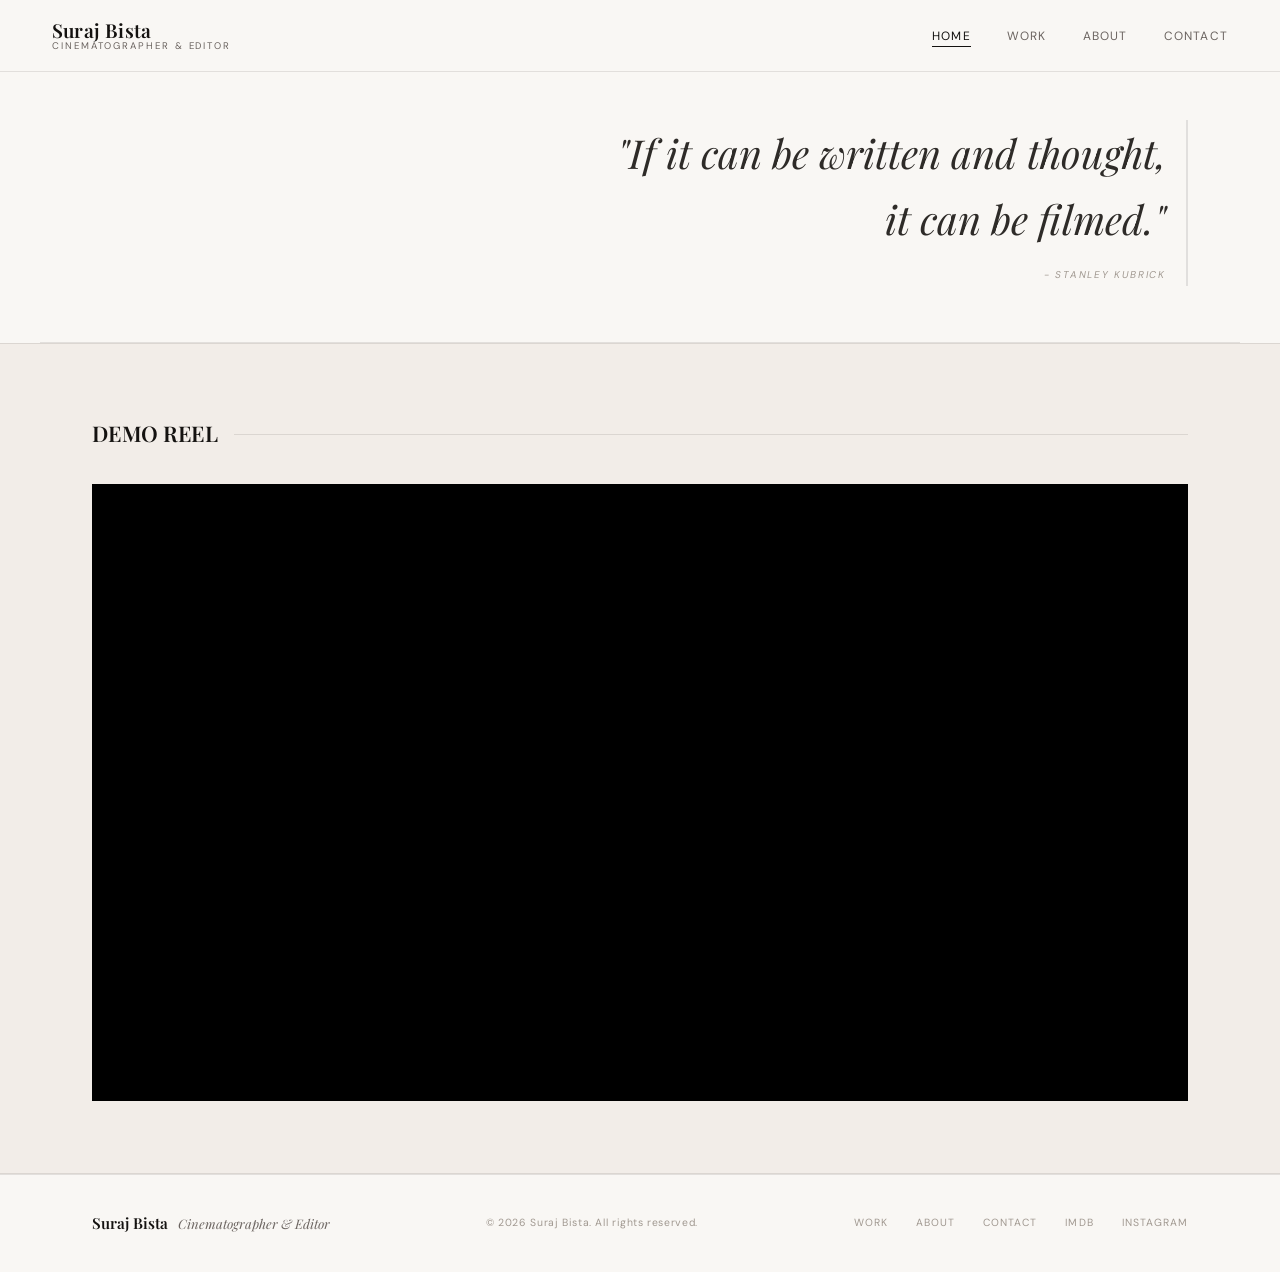
<file: index.html>
<!DOCTYPE html>
<html lang="en">
<head>
  <meta charset="UTF-8" />
  <meta name="viewport" content="width=device-width, initial-scale=1.0" />

  <!-- ═══════════════════════════════════
       PRIMARY SEO
  ════════════════════════════════════ -->
  <title>Suraj Bista - Cinematographer &amp; Editor | Denver, Colorado</title>
  <meta name="description" content="Suraj Bista is a cinematographer and editor based in Denver, Colorado. BFA Film & Television from University of Colorado Denver. Award-winning short films including Seventh Wolf, Talion, and Koselig." />
  <meta name="keywords" content="Suraj Bista, cinematographer, editor, Denver, Colorado, Kathmandu, Nepal, film, short film, Seventh Wolf, Talion, Koselig, BFA, University of Colorado, filmmaker" />
  <meta name="author" content="Suraj Bista" />
  <meta name="robots" content="index, follow, max-image-preview:large, max-snippet:-1, max-video-preview:-1" />
  <link rel="canonical" href="https://www.surajbista.com/" />

  <!-- ═══════════════════════════════════
       OPEN GRAPH (Facebook, LinkedIn, etc.)
  ════════════════════════════════════ -->
  <meta property="og:type"        content="website" />
  <meta property="og:url"         content="https://www.surajbista.com/" />
  <meta property="og:title"       content="Suraj Bista - Cinematographer &amp; Editor" />
  <meta property="og:description" content="Suraj Bista is a cinematographer and editor based in Denver, Colorado. Award-winning short films including Seventh Wolf, Talion, and Koselig." />
  <meta property="og:image"       content="https://www.surajbista.com/src/profile.jpg" />
  <meta property="og:image:width"  content="800" />
  <meta property="og:image:height" content="1000" />
  <meta property="og:image:alt"   content="Suraj Bista - Cinematographer and Editor" />
  <meta property="og:site_name"   content="Suraj Bista" />
  <meta property="og:locale"      content="en_US" />

  <!-- ═══════════════════════════════════
       TWITTER / X CARD
  ════════════════════════════════════ -->
  <meta name="twitter:card"        content="summary_large_image" />
  <meta name="twitter:title"       content="Suraj Bista - Cinematographer &amp; Editor" />
  <meta name="twitter:description" content="Cinematographer and editor based in Denver, Colorado. Award-winning short films." />
  <meta name="twitter:image"       content="https://www.surajbista.com/src/profile.jpg" />
  <meta name="twitter:image:alt"   content="Suraj Bista - Cinematographer" />

  <!-- ═══════════════════════════════════
       STRUCTURED DATA - Person + WebSite
       (Makes Google show name + photo)
  ════════════════════════════════════ -->
  <script type="application/ld+json">
  {
    "@context": "https://schema.org",
    "@graph": [
      {
        "@type": "Person",
        "@id": "https://www.surajbista.com/#person",
        "name": "Suraj Bista",
        "givenName": "Suraj",
        "familyName": "Bista",
        "jobTitle": "Cinematographer and Editor",
        "description": "Suraj Bista is a cinematographer, independent filmmaker and editor. He grew up in the valley of Kathmandu, Nepal and is currently based in Denver, Colorado. BFA in Film & Television from the University of Colorado Denver.",
        "image": {
          "@type": "ImageObject",
          "url": "https://www.surajbista.com/src/profile.jpg",
          "width": 800,
          "height": 1000,
          "caption": "Suraj Bista - Cinematographer and Editor"
        },
        "url": "https://www.surajbista.com/",
        "email": "zarushsuraj@gmail.com",
        "birthPlace": {
          "@type": "Place",
          "name": "Kathmandu, Nepal"
        },
        "homeLocation": {
          "@type": "Place",
          "name": "Denver, Colorado, USA"
        },
        "worksFor": {
          "@type": "Organization",
          "name": "Suraj Bista - Freelance Cinematographer"
        },
        "alumniOf": {
          "@type": "CollegeOrUniversity",
          "name": "University of Colorado Denver",
          "address": { "@type": "PostalAddress", "addressLocality": "Denver", "addressRegion": "CO" }
        },
        "knowsAbout": ["Cinematography", "Film Editing", "Independent Film", "Short Films", "Web Series"],
        "sameAs": [
          "https://www.imdb.com/name/nm11290434/",
          "https://www.linkedin.com/in/zarushsuraj/",
          "https://www.instagram.com/zarushsuraj/"
        ]
      },
      {
        "@type": "WebSite",
        "@id": "https://www.surajbista.com/#website",
        "url": "https://www.surajbista.com/",
        "name": "Suraj Bista",
        "description": "Official portfolio of Suraj Bista - Cinematographer and Editor based in Denver, Colorado.",
        "author": { "@id": "https://www.surajbista.com/#person" },
        "inLanguage": "en-US"
      },
      {
        "@type": "WebPage",
        "@id": "https://www.surajbista.com/#webpage",
        "url": "https://www.surajbista.com/",
        "name": "Suraj Bista - Cinematographer & Editor | Denver, Colorado",
        "description": "Official portfolio of Suraj Bista - Cinematographer and Editor based in Denver, Colorado.",
        "isPartOf": { "@id": "https://www.surajbista.com/#website" },
        "about": { "@id": "https://www.surajbista.com/#person" },
        "primaryImageOfPage": {
          "@type": "ImageObject",
          "url": "https://www.surajbista.com/src/profile.jpg"
        }
      }
    ]
  }
  </script>

  <!-- Favicon -->
  <link rel="icon"             href="favicon/favicon.ico" />
  <link rel="icon"             href="favicon/favicon-32x32.png" sizes="32x32" type="image/png" />
  <link rel="apple-touch-icon" href="favicon/apple-touch-icon.png" />

  <!-- Stylesheet -->
  <link rel="stylesheet" href="css/style.css" />
  <link rel="sitemap" type="application/xml" href="/sitemap.xml" />
</head>

<body itemscope itemtype="https://schema.org/WebPage">

  <!-- NAV -->
  <nav class="nav" id="nav" role="navigation" aria-label="Main navigation">
    <a href="index.html" class="nav-logo" aria-label="Suraj Bista - Home">
      <span class="nav-logo-name">Suraj Bista</span>
      <span class="nav-logo-role">Cinematographer &amp; Editor</span>
    </a>
    <ul class="nav-menu">
      <li><a href="index.html">Home</a></li>
      <li><a href="work.html">Work</a></li>
      <li><a href="about.html">About</a></li>
      <li><a href="contact.html">Contact</a></li>
    </ul>
    <button class="nav-burger" aria-label="Toggle menu" aria-expanded="false">
      <span></span><span></span><span></span>
    </button>
  </nav>

  <div class="nav-overlay" role="dialog" aria-modal="true" aria-label="Mobile navigation">
    <a href="index.html">Home</a>
    <a href="work.html">Work</a>
    <a href="about.html">About</a>
    <a href="contact.html">Contact</a>
  </div>
  <header class="page-header reel-inner">
    <blockquote class="hero-quote">
          <p class="hero-quote-text">
            "If it can be written and thought,<br>it can be filmed."
          </p>
          <cite class="hero-quote-author">- Stanley Kubrick</cite>
        </blockquote>
  </header>
    <!-- ═══════════════════════════════════
         DEMO REEL
    ════════════════════════════════════ -->
    <section class="reel-section" aria-label="Demo Reel">
      <div class="reel-inner">
        <div class="section-label reveal">
          <h2 class="work-title" itemprop="name">DEMO REEL</h2>
        </div>
        <div class="video-embed reveal d1">
          <iframe
            src="https://www.youtube.com/embed/SzEq2SG_fk8?rel=0&modestbranding=1&color=white"
            title="Suraj Bista - Cinematographer Demo Reel 2022"
            allow="accelerometer; autoplay; clipboard-write; encrypted-media; gyroscope; picture-in-picture; web-share"
            allowfullscreen
            loading="lazy">
          </iframe>
        </div>
      </div>
    </section>

  </main>

  <!-- FOOTER -->
  <footer role="contentinfo">
    <div class="footer">
      <div class="footer-inner">
        <div class="footer-brand">
          Suraj Bista
          <span>Cinematographer &amp; Editor</span>
        </div>
        <p class="footer-copy">© 2026 Suraj Bista. All rights reserved.</p>
        <nav class="footer-links" aria-label="Footer navigation">
          <a href="work.html">Work</a>
          <a href="about.html">About</a>
          <a href="contact.html">Contact</a>
          <a href="https://www.imdb.com/name/nm11290434/" target="_blank" rel="noopener noreferrer">IMDB</a>
          <a href="https://www.instagram.com/zarushsuraj/" target="_blank" rel="noopener noreferrer">Instagram</a>
        </nav>
      </div>
    </div>
  </footer>

  <script src="js/main.js"></script>
</body>
</html>
</file>
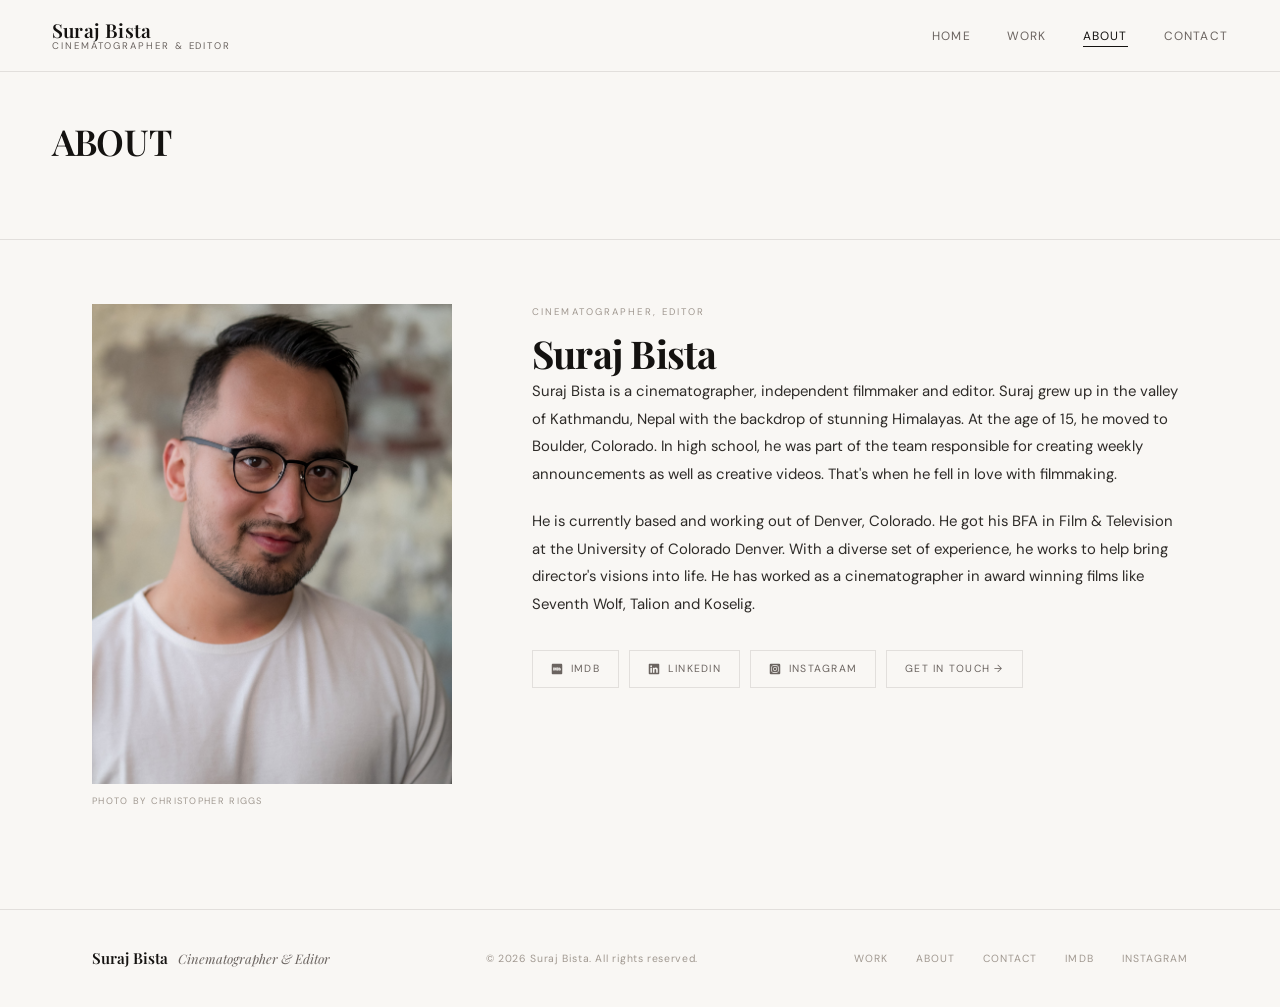
<file: about.html>
<!DOCTYPE html>
<html lang="en">
<head>
  <meta charset="UTF-8" />
  <meta name="viewport" content="width=device-width, initial-scale=1.0" />

  <title>About Suraj Bista - Cinematographer &amp; Editor | Denver, CO</title>
  <meta name="description" content="Suraj Bista is a cinematographer, independent filmmaker and editor. Grew up in Kathmandu, Nepal. BFA Film & Television from University of Colorado Denver. Award-winning films: Seventh Wolf, Talion, Koselig." />
  <meta name="keywords" content="Suraj Bista, about, cinematographer, editor, Kathmandu Nepal, Denver Colorado, University of Colorado Denver, BFA Film Television, independent filmmaker" />
  <meta name="author" content="Suraj Bista" />
  <meta name="robots" content="index, follow, max-image-preview:large" />
  <link rel="canonical" href="https://www.surajbista.com/about.html" />

  <meta property="og:type"        content="profile" />
  <meta property="og:url"         content="https://www.surajbista.com/about.html" />
  <meta property="og:title"       content="About Suraj Bista - Cinematographer &amp; Editor" />
  <meta property="og:description" content="Suraj Bista is a cinematographer, independent filmmaker and editor based in Denver, Colorado, originally from Kathmandu, Nepal." />
  <meta property="og:image"       content="https://www.surajbista.com/src/profile.jpg" />
  <meta property="og:image:width"  content="800" />
  <meta property="og:image:height" content="1000" />
  <meta property="og:image:alt"   content="Suraj Bista - Cinematographer and Editor" />
  <meta property="og:site_name"   content="Suraj Bista" />
  <meta property="profile:first_name" content="Suraj" />
  <meta property="profile:last_name"  content="Bista" />

  <meta name="twitter:card"        content="summary_large_image" />
  <meta name="twitter:title"       content="About Suraj Bista - Cinematographer &amp; Editor" />
  <meta name="twitter:description" content="Cinematographer and editor from Kathmandu, Nepal. Based in Denver, Colorado. BFA Film & Television, CU Denver." />
  <meta name="twitter:image"       content="https://www.surajbista.com/src/profile.jpg" />
  <meta name="twitter:image:alt"   content="Suraj Bista" />

  <script type="application/ld+json">
  {
    "@context": "https://schema.org",
    "@type": "ProfilePage",
    "@id": "https://www.surajbista.com/about.html",
    "url": "https://www.surajbista.com/about.html",
    "name": "About Suraj Bista - Cinematographer & Editor",
    "description": "About page of Suraj Bista, cinematographer and editor based in Denver, Colorado.",
    "isPartOf": { "@id": "https://www.surajbista.com/#website" },
    "mainEntity": {
      "@type": "Person",
      "@id": "https://www.surajbista.com/#person",
      "name": "Suraj Bista",
      "givenName": "Suraj",
      "familyName": "Bista",
      "jobTitle": "Cinematographer and Editor",
      "description": "Suraj Bista is a cinematographer, independent filmmaker and editor. Suraj grew up in the valley of Kathmandu, Nepal with the backdrop of stunning Himalayas. At the age of 15, he moved to Boulder, Colorado. He is currently based and working out of Denver, Colorado. He got his BFA in Film & Television at the University of Colorado Denver.",
      "image": {
        "@type": "ImageObject",
        "url": "https://www.surajbista.com/src/profile.jpg",
        "width": 800,
        "height": 1000,
        "caption": "Suraj Bista - Photo by Christopher Riggs"
      },
      "url": "https://www.surajbista.com/",
      "email": "zarushsuraj@gmail.com",
      "birthPlace": { "@type": "Place", "name": "Kathmandu, Nepal" },
      "homeLocation": { "@type": "Place", "name": "Denver, Colorado, USA" },
      "alumniOf": {
        "@type": "CollegeOrUniversity",
        "name": "University of Colorado Denver"
      },
      "sameAs": [
        "https://www.imdb.com/name/nm11290434/",
        "https://www.linkedin.com/in/zarushsuraj/",
        "https://www.instagram.com/zarushsuraj/"
      ]
    }
  }
  </script>

  <link rel="icon"             href="favicon/favicon.ico" />
  <link rel="icon"             href="favicon/favicon-32x32.png" sizes="32x32" type="image/png" />
  <link rel="apple-touch-icon" href="favicon/apple-touch-icon.png" />
  <link rel="stylesheet"       href="css/style.css" />
</head>

<body>

  <nav class="nav" id="nav" role="navigation" aria-label="Main navigation">
    <a href="index.html" class="nav-logo" aria-label="Suraj Bista - Home">
      <span class="nav-logo-name">Suraj Bista</span>
      <span class="nav-logo-role">Cinematographer &amp; Editor</span>
    </a>
    <ul class="nav-menu">
      <li><a href="index.html">Home</a></li>
      <li><a href="work.html">Work</a></li>
      <li><a href="about.html">About</a></li>
      <li><a href="contact.html">Contact</a></li>
    </ul>
    <button class="nav-burger" aria-label="Toggle menu">
      <span></span><span></span><span></span>
    </button>
  </nav>

  <div class="nav-overlay">
    <a href="index.html">Home</a>
    <a href="work.html">Work</a>
    <a href="about.html">About</a>
    <a href="contact.html">Contact</a>
  </div>

  <header class="page-header">
    <div class="page-header-inner">
      <h2 class="contact-heading reveal">
            ABOUT 
          </h2>
    </div>
  </header>


  <main>
    <div class="about-wrap">
      <div class="about-grid"
           itemscope
           itemtype="https://schema.org/Person"
           itemprop="mainEntity">

        <!-- Photo -->
        <aside class="about-photo-col reveal">
          <div class="about-photo-frame">
            <img
              src="src/profile.jpg"
              alt="Suraj Bista - Cinematographer and Editor, Denver Colorado"
              width="720"
              height="960"
              loading="eager"
              itemprop="image"
              onerror="this.style.background='#ece6df'; this.style.minHeight='480px'; this.removeAttribute('src');"
            />
          </div>
          <p class="about-photo-credit">Photo by Christopher Riggs</p>
        </aside>

        <!-- Content -->
        <div class="about-col">

          <p class="about-eyebrow reveal" itemprop="jobTitle">Cinematographer, Editor</p>

          <h2 class="about-name reveal d1">
            <span itemprop="givenName">Suraj</span>
            <span itemprop="familyName"> Bista</span>
          </h2>

          <!-- Bio - unchanged from original -->
          <div class="about-bio reveal d3">
            <p itemprop="description">
              Suraj Bista is a cinematographer, independent filmmaker and editor. Suraj grew up in the valley of Kathmandu, Nepal with the backdrop of stunning Himalayas. At the age of 15, he moved to Boulder, Colorado. In high school, he was part of the team responsible for creating weekly announcements as well as creative videos. That's when he fell in love with filmmaking.
            </p>
            <p>
              He is currently based and working out of Denver, Colorado. He got his BFA in Film &amp; Television at the University of Colorado Denver. With a diverse set of experience, he works to help bring director's visions into life. He has worked as a cinematographer in award winning films like Seventh Wolf, Talion and Koselig.
            </p>
          </div>

          <!-- Social links -->
          <div class="about-socials reveal">
            <a href="https://www.imdb.com/name/nm11290434/"
               target="_blank" rel="noopener noreferrer me"
               class="about-social-btn"
               itemprop="sameAs">
              <svg viewBox="0 0 448 512" xmlns="http://www.w3.org/2000/svg" aria-hidden="true">
                <path d="M400 32H48C21.5 32 0 53.5 0 80v352c0 26.5 21.5 48 48 48h352c26.5 0 48-21.5 48-48V80c0-26.5-21.5-48-48-48zM97 319.8H64V192h33zm113.2 0h-28.7v-86.4l-11.6 86.4h-20.6l-12.2-84.5v84.5h-29V192h42.8c3.3 19.8 6 39.9 8.7 59.9l7.6-59.9h43zm11.4 0V192h24.6c17.6 0 44.7-1.6 49 20.9 1.7 7.6 1.4 16.3 1.4 24.4 0 88.5 11.1 82.6-75 82.5zm160.9-29.2c0 15.7-2.4 30.9-22.2 30.9-9 0-15.2-3-20.9-9.8l-1.9 8.1h-29.8V192h31.7v41.7c6-6.5 12-9.2 20.9-9.2 21.4 0 22.2 12.8 22.2 30.1zM265 229.9c0-9.7 1.6-16-10.3-16v83.7c12.2.3 10.3-8.7 10.3-18.4zm85.5 26.1c0-5.4 1.1-12.7-6.2-12.7-6 0-4.9 8.9-4.9 12.7 0 .6-1.1 39.6 1.1 44.7.8 1.6 2.2 2.4 3.8 2.4 7.8 0 6.2-9 6.2-14.4z"/>
              </svg>
              IMDB
            </a>
            <a href="https://www.linkedin.com/in/zarushsuraj/"
               target="_blank" rel="noopener noreferrer me"
               class="about-social-btn"
               itemprop="sameAs">
              <svg viewBox="0 0 448 512" xmlns="http://www.w3.org/2000/svg" aria-hidden="true">
                <path d="M416 32H31.9C14.3 32 0 46.5 0 64.3v383.4C0 465.5 14.3 480 31.9 480H416c17.6 0 32-14.5 32-32.3V64.3c0-17.8-14.4-32.3-32-32.3zM135.4 416H69V202.2h66.5V416zm-33.2-243c-21.3 0-38.5-17.3-38.5-38.5S80.9 96 102.2 96c21.2 0 38.5 17.3 38.5 38.5 0 21.3-17.2 38.5-38.5 38.5zm282.1 243h-66.4V312c0-24.8-.5-56.7-34.5-56.7-34.6 0-39.9 27-39.9 54.9V416h-66.4V202.2h63.7v29.2h.9c8.9-16.8 30.6-34.5 62.9-34.5 67.2 0 79.7 44.3 79.7 101.9V416z"/>
              </svg>
              LinkedIn
            </a>
            <a href="https://www.instagram.com/zarushsuraj/"
               target="_blank" rel="noopener noreferrer me"
               class="about-social-btn"
               itemprop="sameAs">
              <svg viewBox="0 0 448 512" xmlns="http://www.w3.org/2000/svg" aria-hidden="true">
                <path d="M224,202.66A53.34,53.34,0,1,0,277.36,256,53.38,53.38,0,0,0,224,202.66Zm124.71-41a54,54,0,0,0-30.41-30.41c-21-8.29-71-6.43-94.3-6.43s-73.25-1.93-94.31,6.43a54,54,0,0,0-30.41,30.41c-8.28,21-6.43,71.05-6.43,94.33S91,329.26,99.32,350.33a54,54,0,0,0,30.41,30.41c21,8.29,71,6.43,94.31,6.43s73.24,1.93,94.3-6.43a54,54,0,0,0,30.41-30.41c8.35-21,6.43-71.05,6.43-94.33S357.1,182.74,348.75,161.67ZM224,338a82,82,0,1,1,82-82A81.9,81.9,0,0,1,224,338Zm85.38-148.3a19.14,19.14,0,1,1,19.13-19.14A19.1,19.1,0,0,1,309.42,189.74ZM400,32H48A48,48,0,0,0,0,80V432a48,48,0,0,0,48,48H400a48,48,0,0,0,48-48V80A48,48,0,0,0,400,32ZM382.88,322c-1.29,25.63-7.14,48.34-25.85,67s-41.4,24.63-67,25.85c-26.41,1.49-105.59,1.49-132,0-25.63-1.29-48.26-7.15-67-25.85s-24.63-41.42-25.85-67c-1.49-26.42-1.49-105.61,0-132,1.29-25.63,7.07-48.34,25.85-67s41.47-24.56,67-25.78c26.41-1.49,105.59-1.49,132,0,25.63,1.29,48.33,7.15,67,25.85s24.63,41.42,25.85,67.05C384.37,216.44,384.37,295.56,382.88,322Z"/>
              </svg>
              Instagram
            </a>
            <a href="contact.html" class="about-social-btn">
              Get In Touch →
            </a>
          </div>

        </div>
      </div>
    </div>
  </main>

  <footer role="contentinfo">
    <div class="footer">
      <div class="footer-inner">
        <div class="footer-brand">
          Suraj Bista
          <span>Cinematographer &amp; Editor</span>
        </div>
        <p class="footer-copy">© 2026 Suraj Bista. All rights reserved.</p>
        <nav class="footer-links" aria-label="Footer navigation">
          <a href="work.html">Work</a>
          <a href="about.html">About</a>
          <a href="contact.html">Contact</a>
          <a href="https://www.imdb.com/name/nm11290434/" target="_blank" rel="noopener noreferrer">IMDB</a>
          <a href="https://www.instagram.com/zarushsuraj/" target="_blank" rel="noopener noreferrer">Instagram</a>
        </nav>
      </div>
    </div>
  </footer>

  <script src="js/main.js"></script>
</body>
</html>
</file>
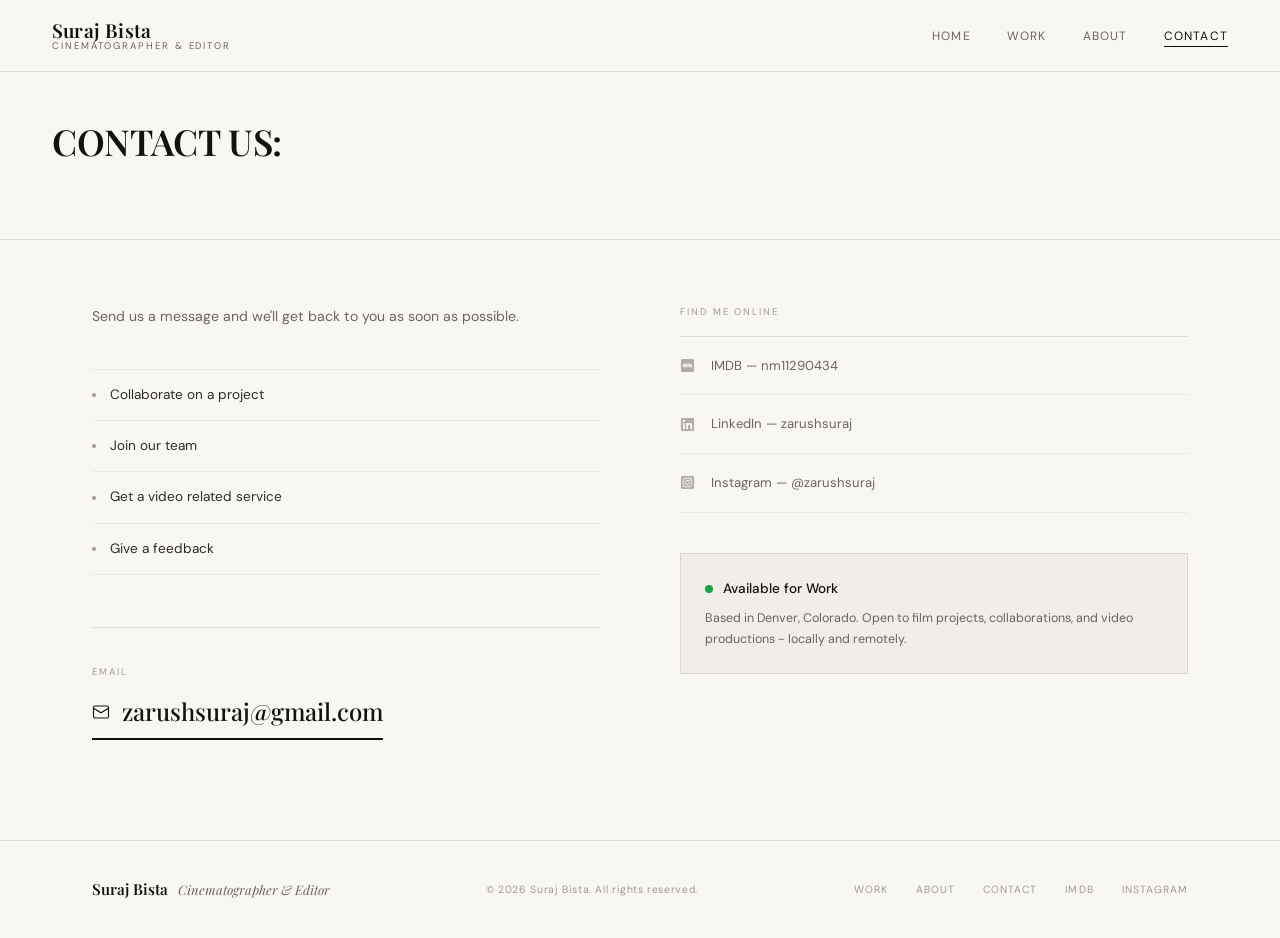
<file: contact.html>
<!DOCTYPE html>
<html lang="en">
<head>
  <meta charset="UTF-8" />
  <meta name="viewport" content="width=device-width, initial-scale=1.0" />

  <title>Contact Suraj Bista - Cinematographer &amp; Editor | Denver, CO</title>
  <meta name="description" content="Contact Suraj Bista - cinematographer and editor based in Denver, Colorado. Available for collaborations, video productions, and film projects. Email: zarushsuraj@gmail.com" />
  <meta name="keywords" content="contact Suraj Bista, hire cinematographer Denver, film collaboration, video production Denver Colorado, Suraj Bista email" />
  <meta name="author" content="Suraj Bista" />
  <meta name="robots" content="index, follow" />
  <link rel="canonical" href="https://www.surajbista.com/contact.html" />

  <meta property="og:type"        content="website" />
  <meta property="og:url"         content="https://www.surajbista.com/contact.html" />
  <meta property="og:title"       content="Contact Suraj Bista - Cinematographer &amp; Editor" />
  <meta property="og:description" content="Get in touch with Suraj Bista. Available for collaborations, productions, and video services in Denver, Colorado." />
  <meta property="og:image"       content="https://www.surajbista.com/src/profile.jpg" />
  <meta property="og:site_name"   content="Suraj Bista" />

  <meta name="twitter:card"        content="summary" />
  <meta name="twitter:title"       content="Contact Suraj Bista - Cinematographer &amp; Editor" />
  <meta name="twitter:description" content="Get in touch with Suraj Bista. Available for film collaborations and video services." />
  <meta name="twitter:image"       content="https://www.surajbista.com/src/profile.jpg" />

  <script type="application/ld+json">
  {
    "@context": "https://schema.org",
    "@type": "ContactPage",
    "@id": "https://www.surajbista.com/contact.html",
    "url": "https://www.surajbista.com/contact.html",
    "name": "Contact Suraj Bista",
    "description": "Contact page for Suraj Bista, cinematographer and editor based in Denver, Colorado.",
    "isPartOf": { "@id": "https://www.surajbista.com/#website" },
    "about": {
      "@type": "Person",
      "@id": "https://www.surajbista.com/#person",
      "name": "Suraj Bista",
      "email": "mailto:zarushsuraj@gmail.com",
      "jobTitle": "Cinematographer and Editor",
      "address": {
        "@type": "PostalAddress",
        "addressLocality": "Denver",
        "addressRegion": "CO",
        "addressCountry": "US"
      },
      "sameAs": [
        "https://www.imdb.com/name/nm11290434/",
        "https://www.linkedin.com/in/zarushsuraj/",
        "https://www.instagram.com/zarushsuraj/"
      ]
    }
  }
  </script>

  <link rel="icon"             href="favicon/favicon.ico" />
  <link rel="icon"             href="favicon/favicon-32x32.png" sizes="32x32" type="image/png" />
  <link rel="apple-touch-icon" href="favicon/apple-touch-icon.png" />
  <link rel="stylesheet"       href="css/style.css" />
</head>

<body>

  <nav class="nav" id="nav" role="navigation" aria-label="Main navigation">
    <a href="index.html" class="nav-logo" aria-label="Suraj Bista - Home">
      <span class="nav-logo-name">Suraj Bista</span>
      <span class="nav-logo-role">Cinematographer &amp; Editor</span>
    </a>
    <ul class="nav-menu">
      <li><a href="index.html">Home</a></li>
      <li><a href="work.html">Work</a></li>
      <li><a href="about.html">About</a></li>
      <li><a href="contact.html">Contact</a></li>
    </ul>
    <button class="nav-burger" aria-label="Toggle menu">
      <span></span><span></span><span></span>
    </button>
  </nav>

  <div class="nav-overlay">
    <a href="index.html">Home</a>
    <a href="work.html">Work</a>
    <a href="about.html">About</a>
    <a href="contact.html">Contact</a>
  </div>

    <header class="page-header">
    <div class="page-header-inner">
      <h2 class="contact-heading reveal">
            CONTACT US:
          </h2>
    </div>
  </header>

  <main>
    <div class="contact-wrap">
      <div class="contact-grid">

        <!-- Left -->
        <div>
          

          <p class="contact-sub reveal d1">
            Send us a message and we'll get back to you as soon as possible.
          </p>

          <ul class="contact-reasons reveal d2" aria-label="Reasons to get in touch">
            <li>Collaborate on a project</li>
            <li>Join our team</li>
            <li>Get a video related service</li>
            <li>Give a feedback</li>
          </ul>

          <div class="contact-cta reveal d3">
            <p class="contact-cta-label">Email</p>
            <a href="mailto:zarushsuraj@gmail.com"
               class="contact-email-link"
               itemprop="email"
               aria-label="Send email to Suraj Bista">
              <svg viewBox="0 0 24 24" xmlns="http://www.w3.org/2000/svg" aria-hidden="true">
                <rect x="2" y="4" width="20" height="16" rx="2" ry="2"/>
                <path d="M22 7l-10 6L2 7"/>
              </svg>
              zarushsuraj@gmail.com
            </a>
          </div>
        </div>

        <!-- Right -->
        <div class="contact-right">

          <p class="contact-section-head reveal">Find Me Online</p>

          <ul class="social-list reveal d1" aria-label="Social media links">
            <li>
              <a href="https://www.imdb.com/name/nm11290434/"
                 target="_blank"
                 rel="noopener noreferrer me"
                 aria-label="Suraj Bista on IMDB">
                <svg viewBox="0 0 448 512" xmlns="http://www.w3.org/2000/svg" aria-hidden="true">
                  <path d="M400 32H48C21.5 32 0 53.5 0 80v352c0 26.5 21.5 48 48 48h352c26.5 0 48-21.5 48-48V80c0-26.5-21.5-48-48-48zM97 319.8H64V192h33zm113.2 0h-28.7v-86.4l-11.6 86.4h-20.6l-12.2-84.5v84.5h-29V192h42.8c3.3 19.8 6 39.9 8.7 59.9l7.6-59.9h43zm11.4 0V192h24.6c17.6 0 44.7-1.6 49 20.9 1.7 7.6 1.4 16.3 1.4 24.4 0 88.5 11.1 82.6-75 82.5zm160.9-29.2c0 15.7-2.4 30.9-22.2 30.9-9 0-15.2-3-20.9-9.8l-1.9 8.1h-29.8V192h31.7v41.7c6-6.5 12-9.2 20.9-9.2 21.4 0 22.2 12.8 22.2 30.1zM265 229.9c0-9.7 1.6-16-10.3-16v83.7c12.2.3 10.3-8.7 10.3-18.4zm85.5 26.1c0-5.4 1.1-12.7-6.2-12.7-6 0-4.9 8.9-4.9 12.7 0 .6-1.1 39.6 1.1 44.7.8 1.6 2.2 2.4 3.8 2.4 7.8 0 6.2-9 6.2-14.4z"/>
                </svg>
                IMDB &mdash; nm11290434
                <span class="social-arrow" aria-hidden="true">↗</span>
              </a>
            </li>
            <li>
              <a href="https://www.linkedin.com/in/zarushsuraj/"
                 target="_blank"
                 rel="noopener noreferrer me"
                 aria-label="Suraj Bista on LinkedIn">
                <svg viewBox="0 0 448 512" xmlns="http://www.w3.org/2000/svg" aria-hidden="true">
                  <path d="M416 32H31.9C14.3 32 0 46.5 0 64.3v383.4C0 465.5 14.3 480 31.9 480H416c17.6 0 32-14.5 32-32.3V64.3c0-17.8-14.4-32.3-32-32.3zM135.4 416H69V202.2h66.5V416zm-33.2-243c-21.3 0-38.5-17.3-38.5-38.5S80.9 96 102.2 96c21.2 0 38.5 17.3 38.5 38.5 0 21.3-17.2 38.5-38.5 38.5zm282.1 243h-66.4V312c0-24.8-.5-56.7-34.5-56.7-34.6 0-39.9 27-39.9 54.9V416h-66.4V202.2h63.7v29.2h.9c8.9-16.8 30.6-34.5 62.9-34.5 67.2 0 79.7 44.3 79.7 101.9V416z"/>
                </svg>
                LinkedIn &mdash; zarushsuraj
                <span class="social-arrow" aria-hidden="true">↗</span>
              </a>
            </li>
            <li>
              <a href="https://www.instagram.com/zarushsuraj/"
                 target="_blank"
                 rel="noopener noreferrer me"
                 aria-label="Suraj Bista on Instagram">
                <svg viewBox="0 0 448 512" xmlns="http://www.w3.org/2000/svg" aria-hidden="true">
                  <path d="M224,202.66A53.34,53.34,0,1,0,277.36,256,53.38,53.38,0,0,0,224,202.66Zm124.71-41a54,54,0,0,0-30.41-30.41c-21-8.29-71-6.43-94.3-6.43s-73.25-1.93-94.31,6.43a54,54,0,0,0-30.41,30.41c-8.28,21-6.43,71.05-6.43,94.33S91,329.26,99.32,350.33a54,54,0,0,0,30.41,30.41c21,8.29,71,6.43,94.31,6.43s73.24,1.93,94.3-6.43a54,54,0,0,0,30.41-30.41c8.35-21,6.43-71.05,6.43-94.33S357.1,182.74,348.75,161.67ZM224,338a82,82,0,1,1,82-82A81.9,81.9,0,0,1,224,338Zm85.38-148.3a19.14,19.14,0,1,1,19.13-19.14A19.1,19.1,0,0,1,309.42,189.74ZM400,32H48A48,48,0,0,0,0,80V432a48,48,0,0,0,48,48H400a48,48,0,0,0,48-48V80A48,48,0,0,0,400,32ZM382.88,322c-1.29,25.63-7.14,48.34-25.85,67s-41.4,24.63-67,25.85c-26.41,1.49-105.59,1.49-132,0-25.63-1.29-48.26-7.15-67-25.85s-24.63-41.42-25.85-67c-1.49-26.42-1.49-105.61,0-132,1.29-25.63,7.07-48.34,25.85-67s41.47-24.56,67-25.78c26.41-1.49,105.59-1.49,132,0,25.63,1.29,48.33,7.15,67,25.85s24.63,41.42,25.85,67.05C384.37,216.44,384.37,295.56,382.88,322Z"/>
                </svg>
                Instagram &mdash; @zarushsuraj
                <span class="social-arrow" aria-hidden="true">↗</span>
              </a>
            </li>
          </ul>

          <div class="avail-box reveal d2">
            <div class="avail-row">
              <span class="avail-dot" aria-hidden="true"></span>
              Available for Work
            </div>
            <p class="avail-note">
              Based in Denver, Colorado. Open to film projects,
              collaborations, and video productions - locally and remotely.
            </p>
          </div>

        </div>
      </div>
    </div>
  </main>

  <footer role="contentinfo">
    <div class="footer">
      <div class="footer-inner">
        <div class="footer-brand">
          Suraj Bista
          <span>Cinematographer &amp; Editor</span>
        </div>
        <p class="footer-copy">© 2026 Suraj Bista. All rights reserved.</p>
        <nav class="footer-links" aria-label="Footer navigation">
          <a href="work.html">Work</a>
          <a href="about.html">About</a>
          <a href="contact.html">Contact</a>
          <a href="https://www.imdb.com/name/nm11290434/" target="_blank" rel="noopener noreferrer">IMDB</a>
          <a href="https://www.instagram.com/zarushsuraj/" target="_blank" rel="noopener noreferrer">Instagram</a>
        </nav>
      </div>
    </div>
  </footer>

  <script src="js/main.js"></script>
</body>
</html>
</file>
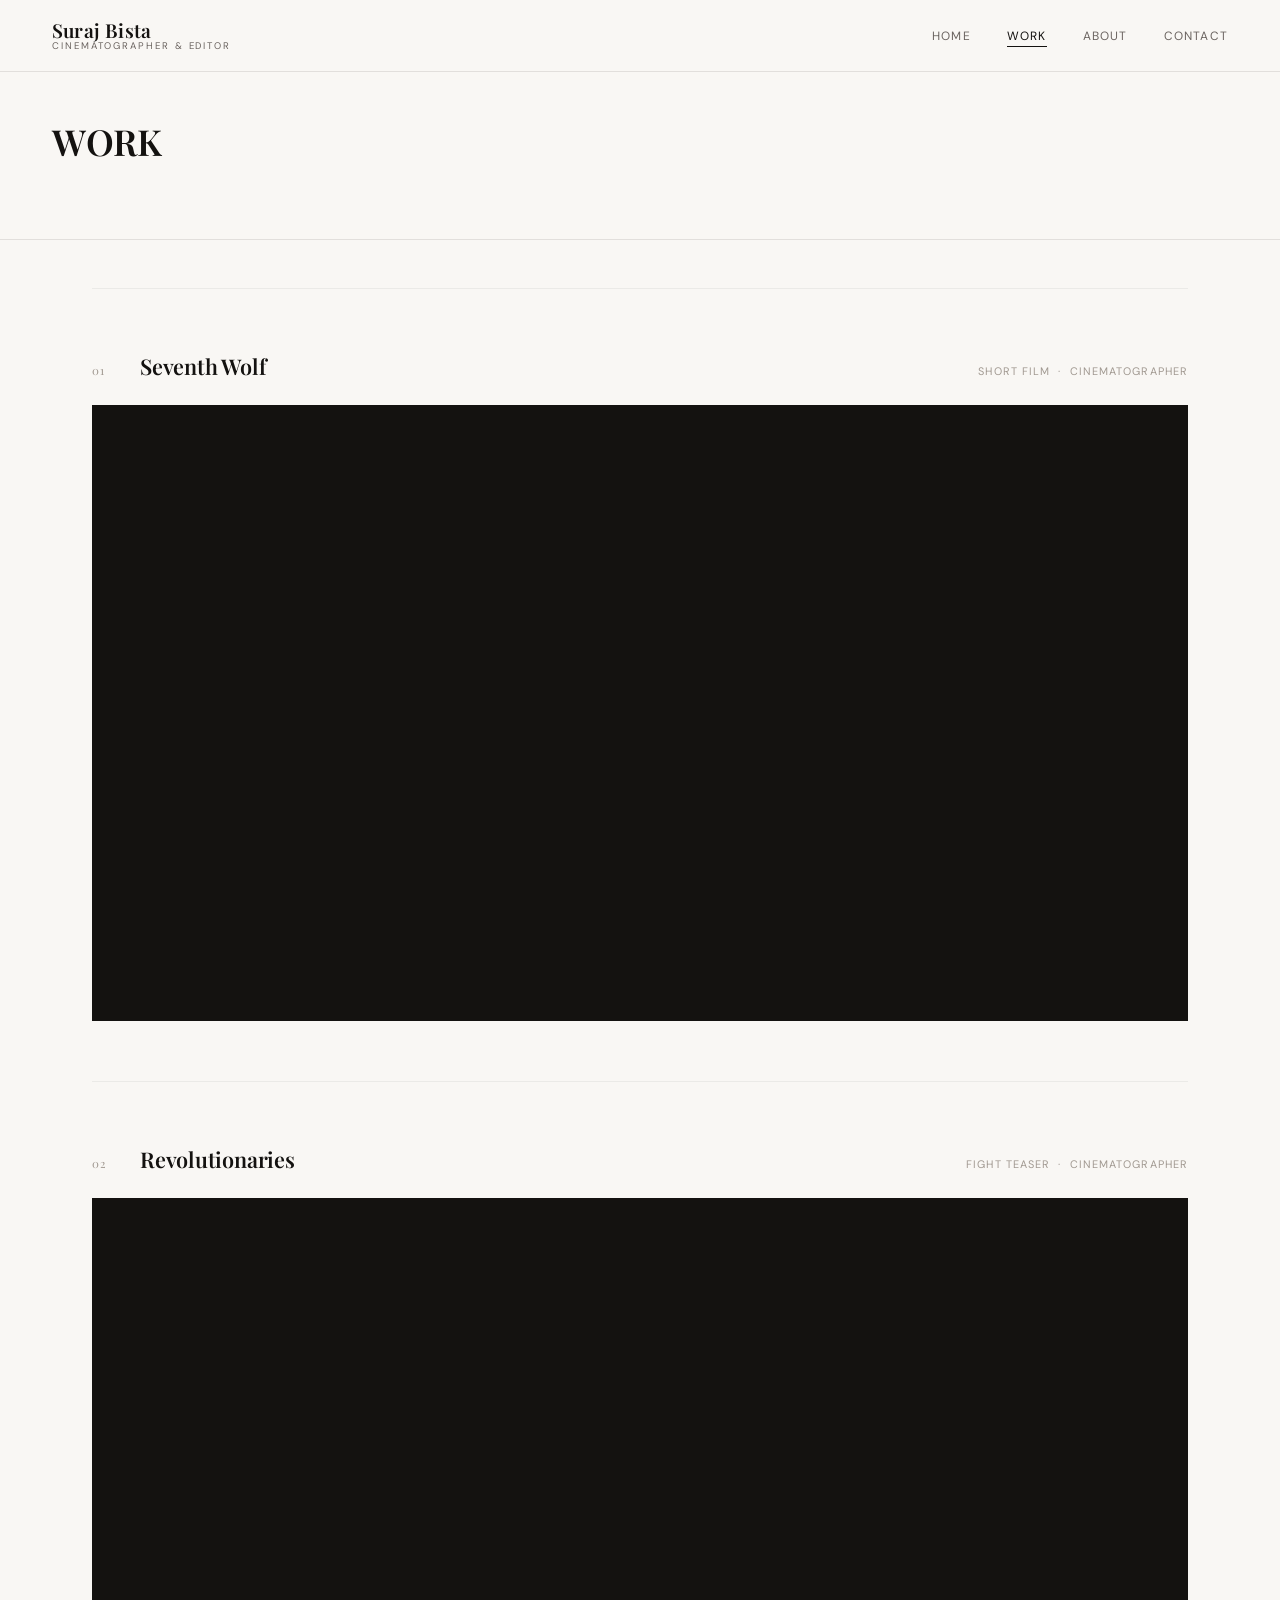
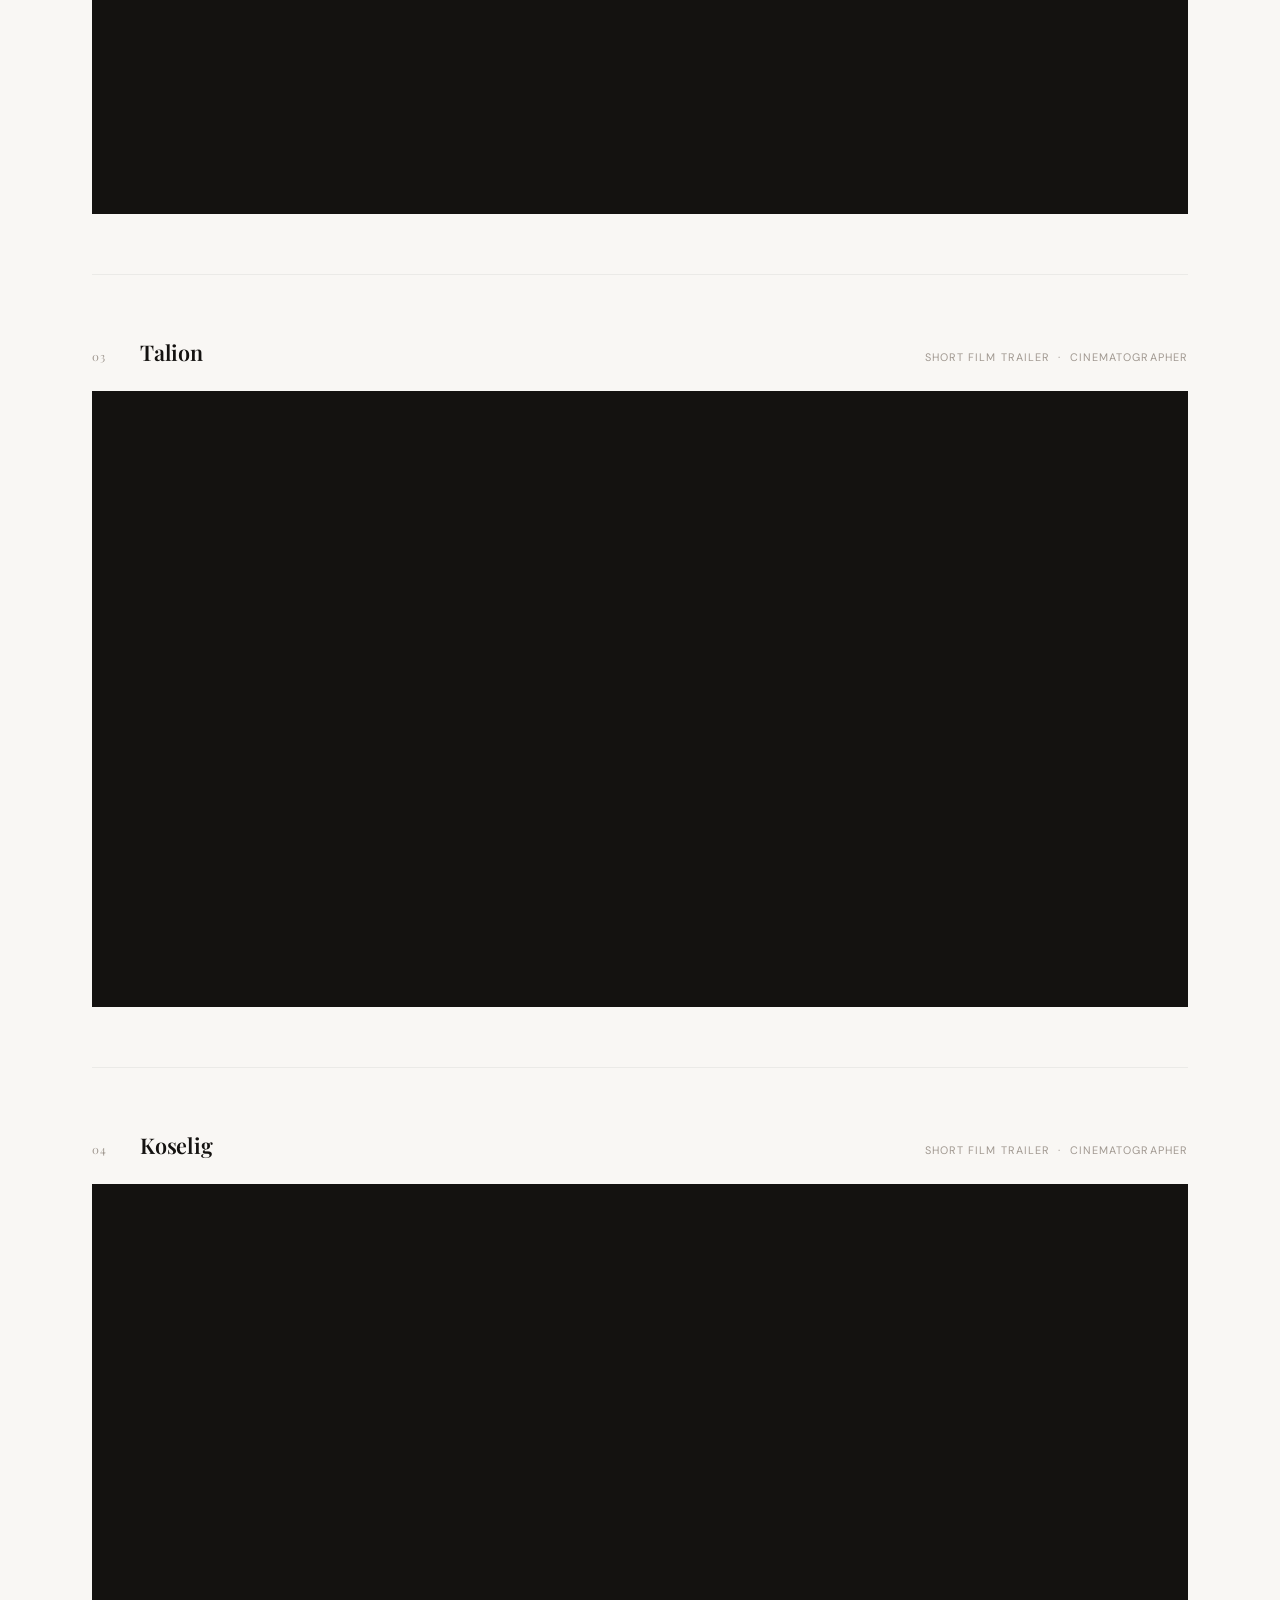
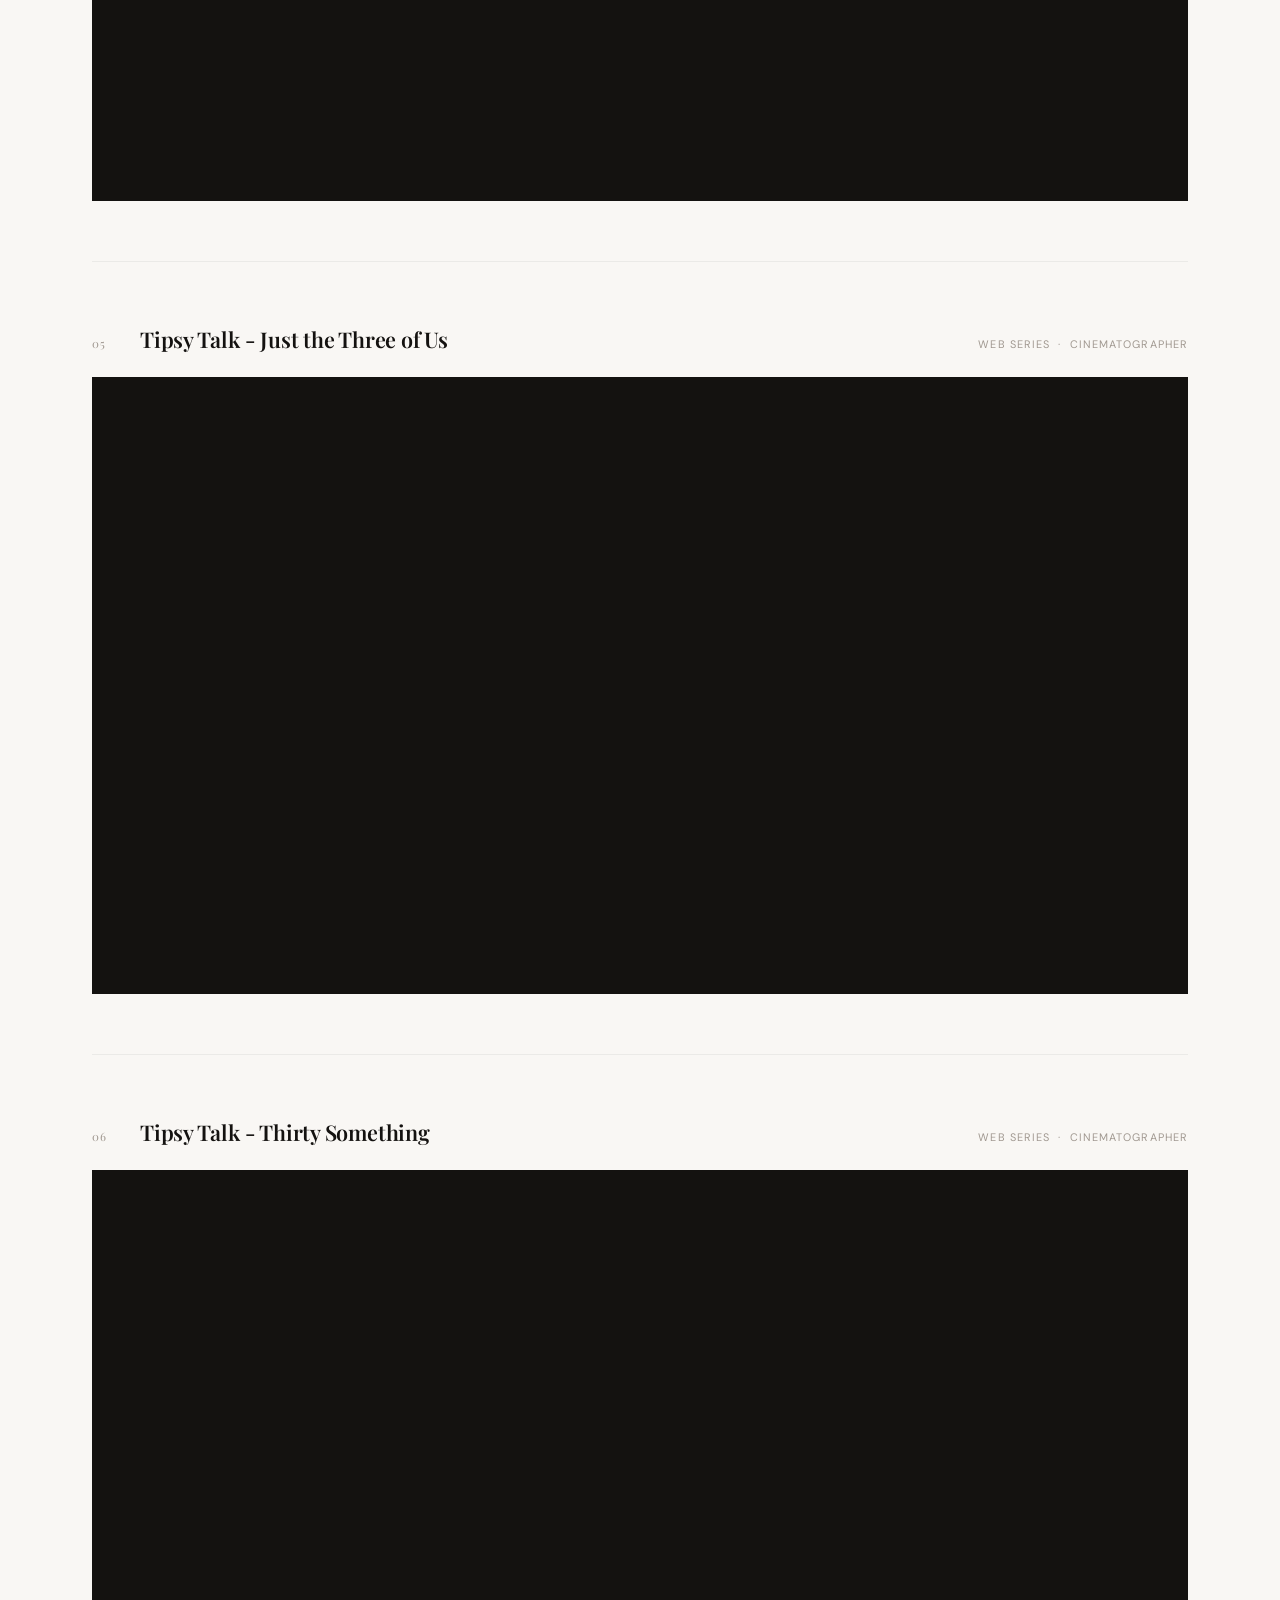
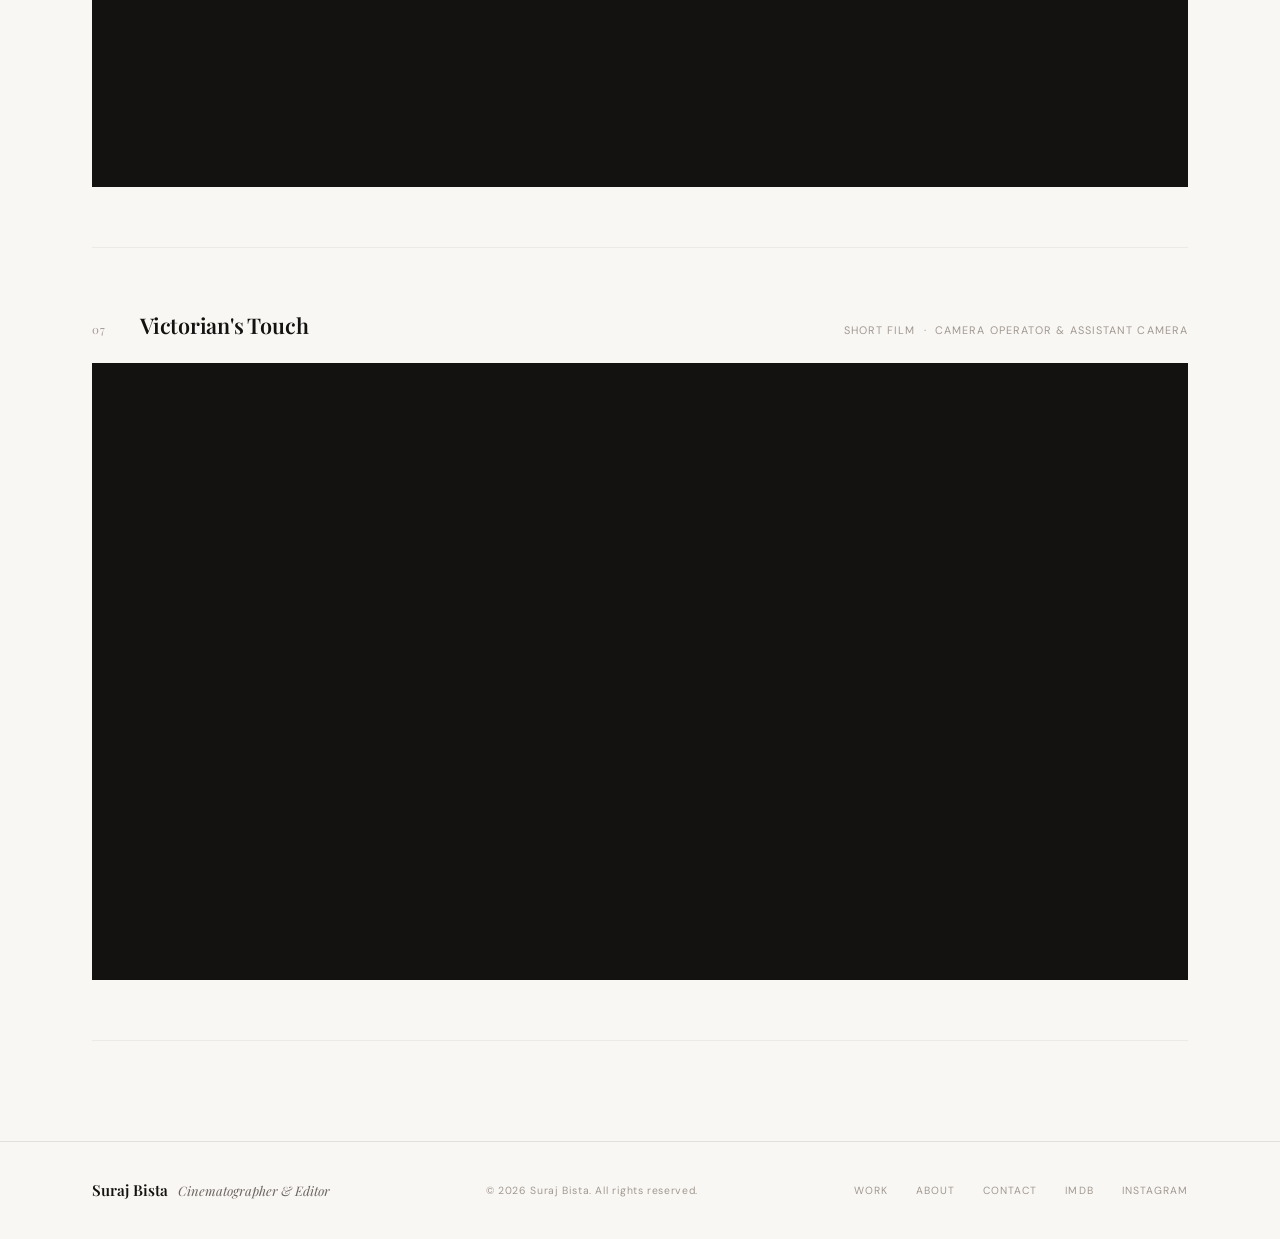
<file: work.html>
<!DOCTYPE html>
<html lang="en">
<head>
  <meta charset="UTF-8" />
  <meta name="viewport" content="width=device-width, initial-scale=1.0" />

  <title>Work - Suraj Bista | Cinematographer &amp; Editor</title>
  <meta name="description" content="Selected cinematography and editing work by Suraj Bista - short films including Seventh Wolf, Talion, Koselig, Revolutionaries, Victorian's Touch, and Tipsy Talk web series." />
  <meta name="keywords" content="Suraj Bista work, Seventh Wolf film, Talion short film, Koselig film, Revolutionaries, Victorian's Touch, Tipsy Talk, cinematography reel, Denver filmmaker" />
  <meta name="author" content="Suraj Bista" />
  <meta name="robots" content="index, follow, max-image-preview:large" />
  <link rel="canonical" href="https://www.surajbista.com/work.html" />

  <meta property="og:type"        content="website" />
  <meta property="og:url"         content="https://www.surajbista.com/work.html" />
  <meta property="og:title"       content="Work - Suraj Bista | Cinematographer &amp; Editor" />
  <meta property="og:description" content="Selected cinematography work by Suraj Bista - award-winning short films and web series." />
  <meta property="og:image"       content="https://www.surajbista.com/src/profile.jpg" />
  <meta property="og:site_name"   content="Suraj Bista" />

  <meta name="twitter:card"        content="summary_large_image" />
  <meta name="twitter:title"       content="Work - Suraj Bista | Cinematographer &amp; Editor" />
  <meta name="twitter:description" content="Selected cinematography work by Suraj Bista - award-winning short films and web series." />
  <meta name="twitter:image"       content="https://www.surajbista.com/src/profile.jpg" />

  <script type="application/ld+json">
  {
    "@context": "https://schema.org",
    "@type": "CollectionPage",
    "@id": "https://www.surajbista.com/work.html",
    "url": "https://www.surajbista.com/work.html",
    "name": "Work - Suraj Bista",
    "description": "Selected cinematography and editing projects by Suraj Bista.",
    "isPartOf": { "@id": "https://www.surajbista.com/#website" },
    "author": { "@id": "https://www.surajbista.com/#person" },
    "hasPart": [
      {
        "@type": "Movie",
        "name": "Seventh Wolf",
        "description": "Award-winning fantasy short film. Cinematographer: Suraj Bista.",
        "url": "https://youtu.be/oeUTzrZUHno",
        "director": { "@type": "Person", "name": "Unknown" },
        "cinematographer": { "@id": "https://www.surajbista.com/#person" }
      },
      {
        "@type": "Movie",
        "name": "Talion",
        "description": "Short film. Cinematographer: Suraj Bista.",
        "url": "https://youtu.be/UXql81K0mlU",
        "cinematographer": { "@id": "https://www.surajbista.com/#person" }
      },
      {
        "@type": "Movie",
        "name": "Koselig",
        "description": "Short film. Cinematographer: Suraj Bista.",
        "url": "https://youtu.be/1EhgVuJD7BQ",
        "cinematographer": { "@id": "https://www.surajbista.com/#person" }
      }
    ]
  }
  </script>

  <link rel="icon"             href="favicon/favicon.ico" />
  <link rel="icon"             href="favicon/favicon-32x32.png" sizes="32x32" type="image/png" />
  <link rel="apple-touch-icon" href="favicon/apple-touch-icon.png" />
  <link rel="stylesheet"       href="css/style.css" />
</head>

<body>

  <nav class="nav" id="nav" role="navigation" aria-label="Main navigation">
    <a href="index.html" class="nav-logo" aria-label="Suraj Bista - Home">
      <span class="nav-logo-name">Suraj Bista</span>
      <span class="nav-logo-role">Cinematographer &amp; Editor</span>
    </a>
    <ul class="nav-menu">
      <li><a href="index.html">Home</a></li>
      <li><a href="work.html">Work</a></li>
      <li><a href="about.html">About</a></li>
      <li><a href="contact.html">Contact</a></li>
    </ul>
    <button class="nav-burger" aria-label="Toggle menu">
      <span></span><span></span><span></span>
    </button>
  </nav>

  <div class="nav-overlay">
    <a href="index.html">Home</a>
    <a href="work.html">Work</a>
    <a href="about.html">About</a>
    <a href="contact.html">Contact</a>
  </div>

  <header class="page-header">
    <div class="page-header-inner">
      <h2 class="contact-heading reveal">
            WORK
          </h2>
    </div>
  </header>


  <main>
    <div class="work-wrap">

      <article class="work-item" itemscope itemtype="https://schema.org/Movie">
        <div class="work-item-head">
          <span class="work-num">01</span>
          <h2 class="work-title" itemprop="name">Seventh Wolf</h2>
          <span class="work-role">Short Film &nbsp;·&nbsp; Cinematographer</span>
        </div>
        <div class="work-video">
          <iframe
            src="https://www.youtube.com/embed/oeUTzrZUHno?rel=0&modestbranding=1&color=white"
            title="Seventh Wolf - Fantasy Short Film | Cinematographer: Suraj Bista"
            allow="accelerometer; autoplay; clipboard-write; encrypted-media; gyroscope; picture-in-picture; web-share"
            allowfullscreen
            loading="lazy">
          </iframe>
        </div>
      </article>

      <article class="work-item" itemscope itemtype="https://schema.org/Movie">
        <div class="work-item-head">
          <span class="work-num">02</span>
          <h2 class="work-title" itemprop="name">Revolutionaries</h2>
          <span class="work-role">Fight Teaser &nbsp;·&nbsp; Cinematographer</span>
        </div>
        <div class="work-video">
          <iframe
            src="https://www.youtube.com/embed/x-zdE8DHnbk?rel=0&modestbranding=1&color=white"
            title="Revolutionaries - Concept Fight Teaser | Cinematographer: Suraj Bista"
            allow="accelerometer; autoplay; clipboard-write; encrypted-media; gyroscope; picture-in-picture; web-share"
            allowfullscreen
            loading="lazy">
          </iframe>
        </div>
      </article>

      <article class="work-item" itemscope itemtype="https://schema.org/Movie">
        <div class="work-item-head">
          <span class="work-num">03</span>
          <h2 class="work-title" itemprop="name">Talion</h2>
          <span class="work-role">Short Film Trailer &nbsp;·&nbsp; Cinematographer</span>
        </div>
        <div class="work-video">
          <iframe
            src="https://www.youtube.com/embed/UXql81K0mlU?rel=0&modestbranding=1&color=white"
            title="Talion - Short Film Trailer | Cinematographer: Suraj Bista"
            allow="accelerometer; autoplay; clipboard-write; encrypted-media; gyroscope; picture-in-picture; web-share"
            allowfullscreen
            loading="lazy">
          </iframe>
        </div>
      </article>

      <article class="work-item" itemscope itemtype="https://schema.org/Movie">
        <div class="work-item-head">
          <span class="work-num">04</span>
          <h2 class="work-title" itemprop="name">Koselig</h2>
          <span class="work-role">Short Film Trailer &nbsp;·&nbsp; Cinematographer</span>
        </div>
        <div class="work-video">
          <iframe
            src="https://www.youtube.com/embed/1EhgVuJD7BQ?rel=0&modestbranding=1&color=white"
            title="Koselig - Short Film Trailer | Cinematographer: Suraj Bista"
            allow="accelerometer; autoplay; clipboard-write; encrypted-media; gyroscope; picture-in-picture; web-share"
            allowfullscreen
            loading="lazy">
          </iframe>
        </div>
      </article>

      <article class="work-item" itemscope itemtype="https://schema.org/TVEpisode">
        <div class="work-item-head">
          <span class="work-num">05</span>
          <h2 class="work-title" itemprop="name">Tipsy Talk - Just the Three of Us</h2>
          <span class="work-role">Web Series &nbsp;·&nbsp; Cinematographer</span>
        </div>
        <div class="work-video">
          <iframe
            src="https://www.youtube.com/embed/VB6XCstdBEU?rel=0&modestbranding=1&color=white"
            title="Tipsy Talk - Just the Three of Us | Cinematographer: Suraj Bista"
            allow="accelerometer; autoplay; clipboard-write; encrypted-media; gyroscope; picture-in-picture; web-share"
            allowfullscreen
            loading="lazy">
          </iframe>
        </div>
      </article>

      <article class="work-item" itemscope itemtype="https://schema.org/TVEpisode">
        <div class="work-item-head">
          <span class="work-num">06</span>
          <h2 class="work-title" itemprop="name">Tipsy Talk - Thirty Something</h2>
          <span class="work-role">Web Series &nbsp;·&nbsp; Cinematographer</span>
        </div>
        <div class="work-video">
          <iframe
            src="https://www.youtube.com/embed/88jIKGxq3hI?rel=0&modestbranding=1&color=white"
            title="Tipsy Talk - Thirty Something | Cinematographer: Suraj Bista"
            allow="accelerometer; autoplay; clipboard-write; encrypted-media; gyroscope; picture-in-picture; web-share"
            allowfullscreen
            loading="lazy">
          </iframe>
        </div>
      </article>

      <article class="work-item" itemscope itemtype="https://schema.org/Movie">
        <div class="work-item-head">
          <span class="work-num">07</span>
          <h2 class="work-title" itemprop="name">Victorian's Touch</h2>
          <span class="work-role">Short Film &nbsp;·&nbsp; Camera Operator &amp; Assistant Camera</span>
        </div>
        <div class="work-video">
          <iframe
            src="https://www.youtube.com/embed/sRB1JhNVguk?rel=0&modestbranding=1&color=white"
            title="Victorian's Touch - Short Film | Camera Operator: Suraj Bista"
            allow="accelerometer; autoplay; clipboard-write; encrypted-media; gyroscope; picture-in-picture; web-share"
            allowfullscreen
            loading="lazy">
          </iframe>
        </div>
      </article>

    </div>
  </main>

  <footer role="contentinfo">
    <div class="footer">
      <div class="footer-inner">
        <div class="footer-brand">
          Suraj Bista
          <span>Cinematographer &amp; Editor</span>
        </div>
        <p class="footer-copy">© 2026 Suraj Bista. All rights reserved.</p>
        <nav class="footer-links" aria-label="Footer navigation">
          <a href="work.html">Work</a>
          <a href="about.html">About</a>
          <a href="contact.html">Contact</a>
          <a href="https://www.imdb.com/name/nm11290434/" target="_blank" rel="noopener noreferrer">IMDB</a>
          <a href="https://www.instagram.com/zarushsuraj/" target="_blank" rel="noopener noreferrer">Instagram</a>
        </nav>
      </div>
    </div>
  </footer>

  <script src="js/main.js"></script>
</body>
</html>
</file>
<file: css/style.css>
/* ==============================================
   SURAJ BISTA - Classic Light Portfolio
   ==============================================
   Fonts: Playfair Display (serif display)
          DM Sans (clean body)
   Theme: Warm white · Ink black · Classic editorial
   ============================================== */

@import url('https://fonts.googleapis.com/css2?family=Playfair+Display:ital,wght@0,400;0,500;0,600;0,700;1,400;1,500&family=DM+Sans:ital,opsz,wght@0,9..40,300;0,9..40,400;0,9..40,500;1,9..40,300&display=swap');

*, *::before, *::after { box-sizing: border-box; margin: 0; padding: 0; }

:root {
  --bg:        #f9f7f4;
  --bg-2:      #f2ede8;
  --bg-3:      #ece6df;
  --ink:        #141210;
  --ink-2:      #2e2b28;
  --mid:        #6b6460;
  --muted:      #a09890;
  --rule:       rgba(20,18,16,0.1);
  --rule-light: rgba(20,18,16,0.06);
  --accent:     #1a1816;
  --white:      #ffffff;

  --font-display: 'Playfair Display', Georgia, 'Times New Roman', serif;
  --font-body:    'DM Sans', system-ui, -apple-system, sans-serif;
  --ease:  cubic-bezier(0.4, 0, 0.2, 1);
  --max:   1200px;
}

html { font-size: 16px; scroll-behavior: smooth; }

body {
  background: var(--bg);
  color: var(--ink);
  font-family: var(--font-body);
  font-weight: 400;
  line-height: 1.65;
  -webkit-font-smoothing: antialiased;
  -moz-osx-font-smoothing: grayscale;
  overflow-x: hidden;
}

a { color: inherit; text-decoration: none; }
img { display: block; max-width: 100%; height: auto; }
button { cursor: pointer; border: none; background: none; font-family: inherit; }

::-webkit-scrollbar { width: 3px; }
::-webkit-scrollbar-track { background: var(--bg-2); }
::-webkit-scrollbar-thumb { background: var(--muted); }
::selection { background: var(--ink); color: var(--bg); }

/* ==============================================
   NAVIGATION
   ============================================== */

.nav {
  position: fixed;
  top: 0; left: 0; right: 0;
  z-index: 900;
  display: flex;
  align-items: center;
  justify-content: space-between;
  padding: 0 52px;
  height: 72px;
  background: var(--bg);
  border-bottom: 1px solid var(--rule);
  transition: box-shadow 0.3s var(--ease);
}

.nav.scrolled {
  box-shadow: 0 2px 24px rgba(0,0,0,0.06);
}

/* Logo */
.nav-logo {
  display: flex;
  flex-direction: column;
  gap: 1px;
  line-height: 1;
}

.nav-logo-name {
  font-family: var(--font-display);
  font-size: 1.2rem;
  font-weight: 600;
  letter-spacing: 0.01em;
  color: var(--ink);
}

.nav-logo-role {
  font-size: 0.6rem;
  letter-spacing: 0.2em;
  text-transform: uppercase;
  color: var(--mid);
  font-weight: 400;
}

/* Desktop links */
.nav-menu {
  display: flex;
  align-items: center;
  gap: 36px;
  list-style: none;
}

.nav-menu a {
  font-size: 0.75rem;
  font-weight: 400;
  letter-spacing: 0.1em;
  text-transform: uppercase;
  color: var(--mid);
  transition: color 0.2s;
  position: relative;
  padding-bottom: 2px;
}

.nav-menu a::after {
  content: '';
  position: absolute;
  bottom: -1px; left: 0;
  width: 0; height: 1px;
  background: var(--ink);
  transition: width 0.3s var(--ease);
}

.nav-menu a:hover { color: var(--ink); }
.nav-menu a:hover::after,
.nav-menu a.active::after { width: 100%; }
.nav-menu a.active { color: var(--ink); }

/* Burger */
.nav-burger {
  display: none;
  flex-direction: column;
  gap: 5px;
  padding: 4px;
  cursor: pointer;
}

.nav-burger span {
  display: block;
  width: 22px; height: 1.5px;
  background: var(--ink);
  transition: 0.3s var(--ease);
  transform-origin: center;
}

.nav-burger.open span:nth-child(1) { transform: rotate(45deg) translate(4.5px, 4.5px); }
.nav-burger.open span:nth-child(2) { opacity: 0; }
.nav-burger.open span:nth-child(3) { transform: rotate(-45deg) translate(4.5px, -4.5px); }

/* Mobile menu */
.nav-overlay {
  display: none;
  position: fixed;
  inset: 0;
  background: var(--bg);
  z-index: 800;
  flex-direction: column;
  align-items: center;
  justify-content: center;
  gap: 48px;
  border-top: 72px solid transparent;
}

.nav-overlay.open { display: flex; }

.nav-overlay a {
  font-family: var(--font-display);
  font-size: 2.2rem;
  font-weight: 500;
  color: var(--ink-2);
  transition: color 0.2s;
}

.nav-overlay a:hover { color: var(--muted); }

/* ==============================================
   HERO / INTRO
   ============================================== */

.hero {
  min-height: 100vh;
  display: grid;
  grid-template-columns: 1fr 1fr;
  padding-top: 72px; /* nav height */
  overflow: hidden;
}

/* Left column - text */
.hero-left {
  display: flex;
  flex-direction: column;
  justify-content: center;
  padding: 80px 52px 80px 52px;
  border-right: 1px solid var(--rule);
}

.hero-eyebrow {
  display: flex;
  align-items: center;
  gap: 12px;
  font-size: 0.65rem;
  letter-spacing: 0.22em;
  text-transform: uppercase;
  color: var(--muted);
  margin-bottom: 32px;
  opacity: 0;
  animation: fadeUp 0.7s var(--ease) 0.2s forwards;
}

.hero-eyebrow-line {
  display: block;
  width: 32px; height: 1px;
  background: var(--muted);
  flex-shrink: 0;
}

.hero-name {
  font-family: var(--font-display);
  font-size: clamp(3.5rem, 6.5vw, 7rem);
  font-weight: 700;
  line-height: 0.93;
  letter-spacing: -0.02em;
  color: var(--ink);
  margin-bottom: 32px;
  opacity: 0;
  animation: fadeUp 0.9s var(--ease) 0.35s forwards;
}

.hero-name-italic {
  font-style: italic;
  font-weight: 400;
  color: var(--mid);
  display: block;
}

.hero-desc {
  font-size: 0.88rem;
  color: var(--mid);
  line-height: 1.75;
  max-width: 340px;
  margin-bottom: 52px;
  opacity: 0;
  animation: fadeUp 0.7s var(--ease) 0.55s forwards;
}

/* Kubrick quote */
.hero-quote {
  text-align: right;
  border-right: 2px solid var(--rule);
  padding-right: 20px;
  margin-top: auto;
  opacity: 0;
  animation: fadeUp 0.7s var(--ease) 0.7s forwards;
}

.hero-quote-text {
  font-family: var(--font-display);
  font-style: italic;
  font-size: 2.5rem;
  color: var(--ink-2);
  line-height: 1.65;
  margin-bottom: 8px;
}

.hero-quote-author {
  font-size: 0.62rem;
  letter-spacing: 0.18em;
  text-transform: uppercase;
  color: var(--muted);
}

/* Right column - image */
.hero-right {
  position: relative;
  overflow: hidden;
  background: var(--bg-2);
}

.hero-img {
  width: 100%;
  height: 100%;
  object-fit: cover;
  object-position: center top;
  display: block;
  opacity: 0;
  animation: heroImg 1.2s var(--ease) 0.4s forwards;
}

.hero-img-placeholder {
  width: 100%;
  height: 100%;
  background: linear-gradient(160deg, var(--bg-2) 0%, var(--bg-3) 100%);
  display: flex;
  align-items: flex-end;
  padding: 40px;
}

.hero-img-caption {
  font-size: 0.6rem;
  letter-spacing: 0.15em;
  text-transform: uppercase;
  color: var(--muted);
}

/* Hero bottom strip */
.hero-strip {
  position: absolute;
  bottom: 0; left: 0; right: 0;
  background: rgba(249,247,244,0.9);
  backdrop-filter: blur(8px);
  display: flex;
  padding: 16px 52px;
  gap: 48px;
  border-top: 1px solid var(--rule);
}

.hero-strip-item {}

.hero-strip-label {
  font-size: 0.55rem;
  letter-spacing: 0.18em;
  text-transform: uppercase;
  color: var(--muted);
  margin-bottom: 2px;
}

.hero-strip-val {
  font-size: 0.78rem;
  color: var(--ink);
  font-weight: 500;
}

/* ==============================================
   DEMO REEL (Home)
   ============================================== */

.reel-section {
  background: var(--bg-2);
  border-top: 1px solid var(--rule);
  border-bottom: 1px solid var(--rule);
}

.reel-inner {
  max-width: var(--max);
  margin: 0 auto;
  padding: 72px 52px;
}

.section-label {
  display: flex;
  align-items: center;
  gap: 16px;
  font-size: 0.62rem;
  letter-spacing: 0.2em;
  text-transform: uppercase;
  color: var(--muted);
  margin-bottom: 32px;
}

.section-label::after {
  content: '';
  flex: 1;
  height: 1px;
  background: var(--rule);
}

.video-embed {
  position: relative;
  width: 100%;
  padding-bottom: 56.25%;
  background: #000;
  overflow: hidden;
}

.video-embed iframe {
  position: absolute;
  inset: 0;
  width: 100%;
  height: 100%;
  border: 0;
  display: block;
}

/* ==============================================
   PAGE HEADER (interior pages)
   ============================================== */

.page-header {
  padding: 120px 52px 56px;
  border-bottom: 1px solid var(--rule);
  background: var(--bg);
}

.page-header-inner {
  max-width: var(--max);
  margin: 0 auto;
}

.page-header-label {
  font-size: 0.62rem;
  letter-spacing: 0.22em;
  text-transform: uppercase;
  color: var(--muted);
  margin-bottom: 16px;
}

.page-header-title {
  font-family: var(--font-display);
  font-size: clamp(2.8rem, 5vw, 5rem);
  font-weight: 500;
  letter-spacing: -0.08em;
  line-height: 0.95;
  color: var(--ink);
}

/* ==============================================
   WORK PAGE
   ============================================== */

.work-wrap {
  max-width: var(--max);
  margin: 0 auto;
  padding: 0 52px 100px;
}

.work-item {
  padding: 60px 0;
  border-bottom: 1px solid var(--rule-light);
  opacity: 0;
  transform: translateY(16px);
  transition: opacity 0.65s var(--ease), transform 0.65s var(--ease);
}

.work-item.visible { opacity: 1; transform: none; }
.work-item:first-child { border-top: 1px solid var(--rule-light); margin-top: 48px; }

.work-item-head {
  display: flex;
  align-items: baseline;
  gap: 20px;
  margin-bottom: 20px;
  flex-wrap: wrap;
}

.work-num {
  font-family: var(--font-display);
  font-size: 0.72rem;
  color: var(--muted);
  letter-spacing: 0.08em;
  min-width: 28px;
}

.work-title {
  font-family: var(--font-display);
  font-size: 1.35rem;
  font-weight: 600;
  color: var(--ink);
  letter-spacing: -0.01em;
}

.work-role {
  font-size: 0.68rem;
  letter-spacing: 0.1em;
  text-transform: uppercase;
  color: var(--muted);
  margin-left: auto;
}

.work-video {
  position: relative;
  width: 100%;
  padding-bottom: 56.25%;
  background: var(--ink);
  overflow: hidden;
}

.work-video iframe {
  position: absolute;
  inset: 0;
  width: 100%;
  height: 100%;
  border: 0;
  display: block;
}

/* ==============================================
   ABOUT PAGE
   ============================================== */

.about-wrap {
  max-width: var(--max);
  margin: 0 auto;
  padding: 0 52px 100px;
}

.about-grid {
  display: grid;
  grid-template-columns: 360px 1fr;
  gap: 80px;
  align-items: start;
  padding-top: 64px;
}

.about-photo-col {
  position: sticky;
  top: 96px;
}

.about-photo-frame {
  overflow: hidden;
  background: var(--bg-2);
}

.about-photo-frame img {
  width: 100%;
  aspect-ratio: 3/4;
  object-fit: cover;
  object-position: center top;
  display: block;
  transition: transform 0.6s var(--ease);
}

.about-photo-frame:hover img { transform: scale(1.02); }

.about-photo-credit {
  font-size: 0.58rem;
  letter-spacing: 0.14em;
  text-transform: uppercase;
  color: var(--muted);
  margin-top: 10px;
}

.about-col {}

.about-eyebrow {
  font-size: 0.6rem;
  letter-spacing: 0.22em;
  text-transform: uppercase;
  color: var(--muted);
  margin-bottom: 14px;
}

.about-name {
  font-family: var(--font-display);
  font-size: clamp(2rem, 3vw, 2.8rem);
  font-weight: 700;
  letter-spacing: -0.02em;
  line-height: 1;
  color: var(--ink);
  margin-bottom: 6px;
}

.about-title {
  font-family: var(--font-display);
  font-style: italic;
  font-size: 1rem;
  color: var(--mid);
  margin-bottom: 40px;
  padding-bottom: 40px;
  border-bottom: 1px solid var(--rule);
}

.about-bio {
  font-size: 0.93rem;
  color: var(--ink-2);
  line-height: 1.85;
}

.about-bio p + p { margin-top: 20px; }

.about-facts {
  display: grid;
  grid-template-columns: 1fr 1fr;
  border: 1px solid var(--rule);
  margin: 36px 0;
  background: var(--bg-2);
  overflow: hidden;
}

.about-fact {
  padding: 18px 22px;
  border-bottom: 1px solid var(--rule);
  border-right: 1px solid var(--rule);
}

.about-fact:nth-child(even) { border-right: none; }
.about-fact:nth-last-child(-n+2) { border-bottom: none; }

.about-fact-label {
  font-size: 0.58rem;
  letter-spacing: 0.18em;
  text-transform: uppercase;
  color: var(--muted);
  margin-bottom: 5px;
}

.about-fact-val {
  font-size: 0.85rem;
  color: var(--ink);
  font-weight: 500;
}

.about-socials {
  display: flex;
  gap: 10px;
  flex-wrap: wrap;
  margin-top: 32px;
}

.about-social-btn {
  display: inline-flex;
  align-items: center;
  gap: 8px;
  padding: 9px 18px;
  border: 1px solid var(--rule);
  font-size: 0.65rem;
  letter-spacing: 0.12em;
  text-transform: uppercase;
  color: var(--mid);
  background: var(--bg);
  transition: all 0.25s;
}

.about-social-btn:hover {
  background: var(--ink);
  color: var(--bg);
  border-color: var(--ink);
}

.about-social-btn svg {
  width: 12px; height: 12px;
  fill: currentColor;
  flex-shrink: 0;
}

/* ==============================================
   CONTACT PAGE
   ============================================== */

.contact-wrap {
  max-width: var(--max);
  margin: 0 auto;
  padding: 0 52px 100px;
}

.contact-grid {
  display: grid;
  grid-template-columns: 1fr 1fr;
  gap: 80px;
  padding-top: 64px;
}

.contact-heading {
  font-family: var(--font-display);
  font-size: clamp(1.6rem, 2.8vw, 2.5rem);
  font-weight: 600;
  letter-spacing: -0.01em;
  line-height: 1.2;
  color: var(--ink);
  margin-bottom: 20px;
}

.contact-sub {
  font-size: 0.88rem;
  color: var(--mid);
  line-height: 1.75;
  margin-bottom: 40px;
}

.contact-reasons {
  list-style: none;
  margin-bottom: 52px;
}

.contact-reasons li {
  padding: 14px 0;
  border-bottom: 1px solid var(--rule-light);
  font-size: 0.85rem;
  color: var(--ink-2);
  display: flex;
  align-items: center;
  gap: 14px;
}

.contact-reasons li:first-child { border-top: 1px solid var(--rule-light); }

.contact-reasons li::before {
  content: '';
  width: 4px; height: 4px;
  border-radius: 50%;
  background: var(--muted);
  flex-shrink: 0;
}

.contact-cta {
  border-top: 1px solid var(--rule);
  padding-top: 36px;
}

.contact-cta-label {
  font-size: 0.6rem;
  letter-spacing: 0.2em;
  text-transform: uppercase;
  color: var(--muted);
  margin-bottom: 12px;
}

.contact-email-link {
  display: inline-flex;
  align-items: center;
  gap: 12px;
  font-family: var(--font-display);
  font-size: clamp(1rem, 2vw, 1.5rem);
  font-weight: 500;
  color: var(--ink);
  padding-bottom: 6px;
  border-bottom: 2px solid var(--ink);
  transition: opacity 0.2s;
}

.contact-email-link:hover { opacity: 0.6; }

.contact-email-link svg {
  width: 18px; height: 18px;
  stroke: currentColor;
  fill: none;
  stroke-width: 1.5;
  flex-shrink: 0;
}

/* Right column */
.contact-right {}

.contact-section-head {
  font-size: 0.6rem;
  letter-spacing: 0.2em;
  text-transform: uppercase;
  color: var(--muted);
  padding-bottom: 16px;
  border-bottom: 1px solid var(--rule);
  margin-bottom: 0;
}

.social-list {
  list-style: none;
}

.social-list li {
  border-bottom: 1px solid var(--rule-light);
}

.social-list a {
  display: flex;
  align-items: center;
  gap: 16px;
  padding: 18px 0;
  font-size: 0.82rem;
  color: var(--mid);
  transition: color 0.2s;
}

.social-list a:hover { color: var(--ink); }

.social-list svg {
  width: 15px; height: 15px;
  fill: currentColor;
  flex-shrink: 0;
  opacity: 0.5;
}

.social-list a:hover svg { opacity: 1; }

.social-arrow {
  margin-left: auto;
  font-size: 0.75rem;
  transform: translateX(-4px);
  opacity: 0;
  transition: 0.2s;
}

.social-list a:hover .social-arrow {
  opacity: 1;
  transform: translateX(0);
}

.avail-box {
  margin-top: 40px;
  padding: 24px;
  background: var(--bg-2);
  border: 1px solid var(--rule);
}

.avail-row {
  display: flex;
  align-items: center;
  gap: 10px;
  font-weight: 500;
  font-size: 0.85rem;
  color: var(--ink);
  margin-bottom: 8px;
}

.avail-dot {
  width: 8px; height: 8px;
  border-radius: 50%;
  background: #16a34a;
  animation: blink 2s ease-in-out infinite;
}

@keyframes blink {
  0%, 100% { opacity: 1; }
  50% { opacity: 0.4; }
}

.avail-note {
  font-size: 0.78rem;
  color: var(--mid);
  line-height: 1.65;
}

/* ==============================================
   FOOTER
   ============================================== */

.footer {
  border-top: 1px solid var(--rule);
  background: var(--bg);
}

.footer-inner {
  max-width: var(--max);
  margin: 0 auto;
  padding: 36px 52px;
  display: flex;
  align-items: center;
  justify-content: space-between;
  gap: 24px;
}

.footer-brand {
  font-family: var(--font-display);
  font-size: 0.95rem;
  font-weight: 600;
  color: var(--ink);
}

.footer-brand span {
  font-weight: 400;
  font-style: italic;
  color: var(--mid);
  font-size: 0.82rem;
  margin-left: 6px;
}

.footer-copy {
  font-size: 0.65rem;
  color: var(--muted);
  letter-spacing: 0.06em;
}

.footer-links {
  display: flex;
  gap: 28px;
}

.footer-links a {
  font-size: 0.65rem;
  letter-spacing: 0.1em;
  text-transform: uppercase;
  color: var(--muted);
  transition: color 0.2s;
}

.footer-links a:hover { color: var(--ink); }

/* ==============================================
   SCROLL REVEAL
   ============================================== */

@keyframes fadeUp {
  from { opacity: 0; transform: translateY(18px); }
  to   { opacity: 1; transform: translateY(0); }
}

@keyframes heroImg {
  from { opacity: 0; transform: scale(1.03); }
  to   { opacity: 1; transform: scale(1); }
}

.reveal {
  opacity: 0;
  transform: translateY(14px);
  transition: opacity 0.7s var(--ease), transform 0.7s var(--ease);
}

.reveal.visible { opacity: 1; transform: none; }
.d1 { transition-delay: 0.10s; }
.d2 { transition-delay: 0.20s; }
.d3 { transition-delay: 0.30s; }
.d4 { transition-delay: 0.40s; }

/* ==============================================
   RESPONSIVE
   ============================================== */

@media (max-width: 1024px) {
  .hero { grid-template-columns: 1fr; min-height: auto; }
  .hero-right { height: 60vw; border-right: none; }
  .hero-left { border-right: none; border-bottom: 1px solid var(--rule); padding: 60px 32px; }
  .hero-strip { padding: 14px 32px; }
  .about-grid { grid-template-columns: 1fr; gap: 48px; }
  .about-photo-col { position: static; max-width: 320px; }
  .contact-grid { grid-template-columns: 1fr; gap: 56px; }
}

@media (max-width: 768px) {
  .nav { padding: 0 24px; }
  .nav-menu { display: none; }
  .nav-burger { display: flex; }

  .hero-left { padding: 48px 24px; }
  .hero-strip { padding: 14px 24px; flex-wrap: wrap; gap: 20px; }

  .page-header { padding: 100px 24px 48px; }
  .work-wrap, .about-wrap, .contact-wrap { padding: 0 24px 80px; }
  .reel-inner { padding: 52px 24px; }

  .work-item-head { flex-wrap: wrap; }
  .work-role { margin-left: 0; }

  .about-facts { grid-template-columns: 1fr; }
  .about-fact { border-right: none !important; }
  .about-fact:nth-last-child(-n+1) { border-bottom: none; }
  .about-fact:nth-last-child(-n+2) { border-bottom: 1px solid var(--rule); }
  .about-fact:last-child { border-bottom: none; }

  .footer-inner { flex-direction: column; align-items: flex-start; gap: 12px; padding: 28px 24px; }
  .footer-links { flex-wrap: wrap; gap: 18px; }
}
</file>
